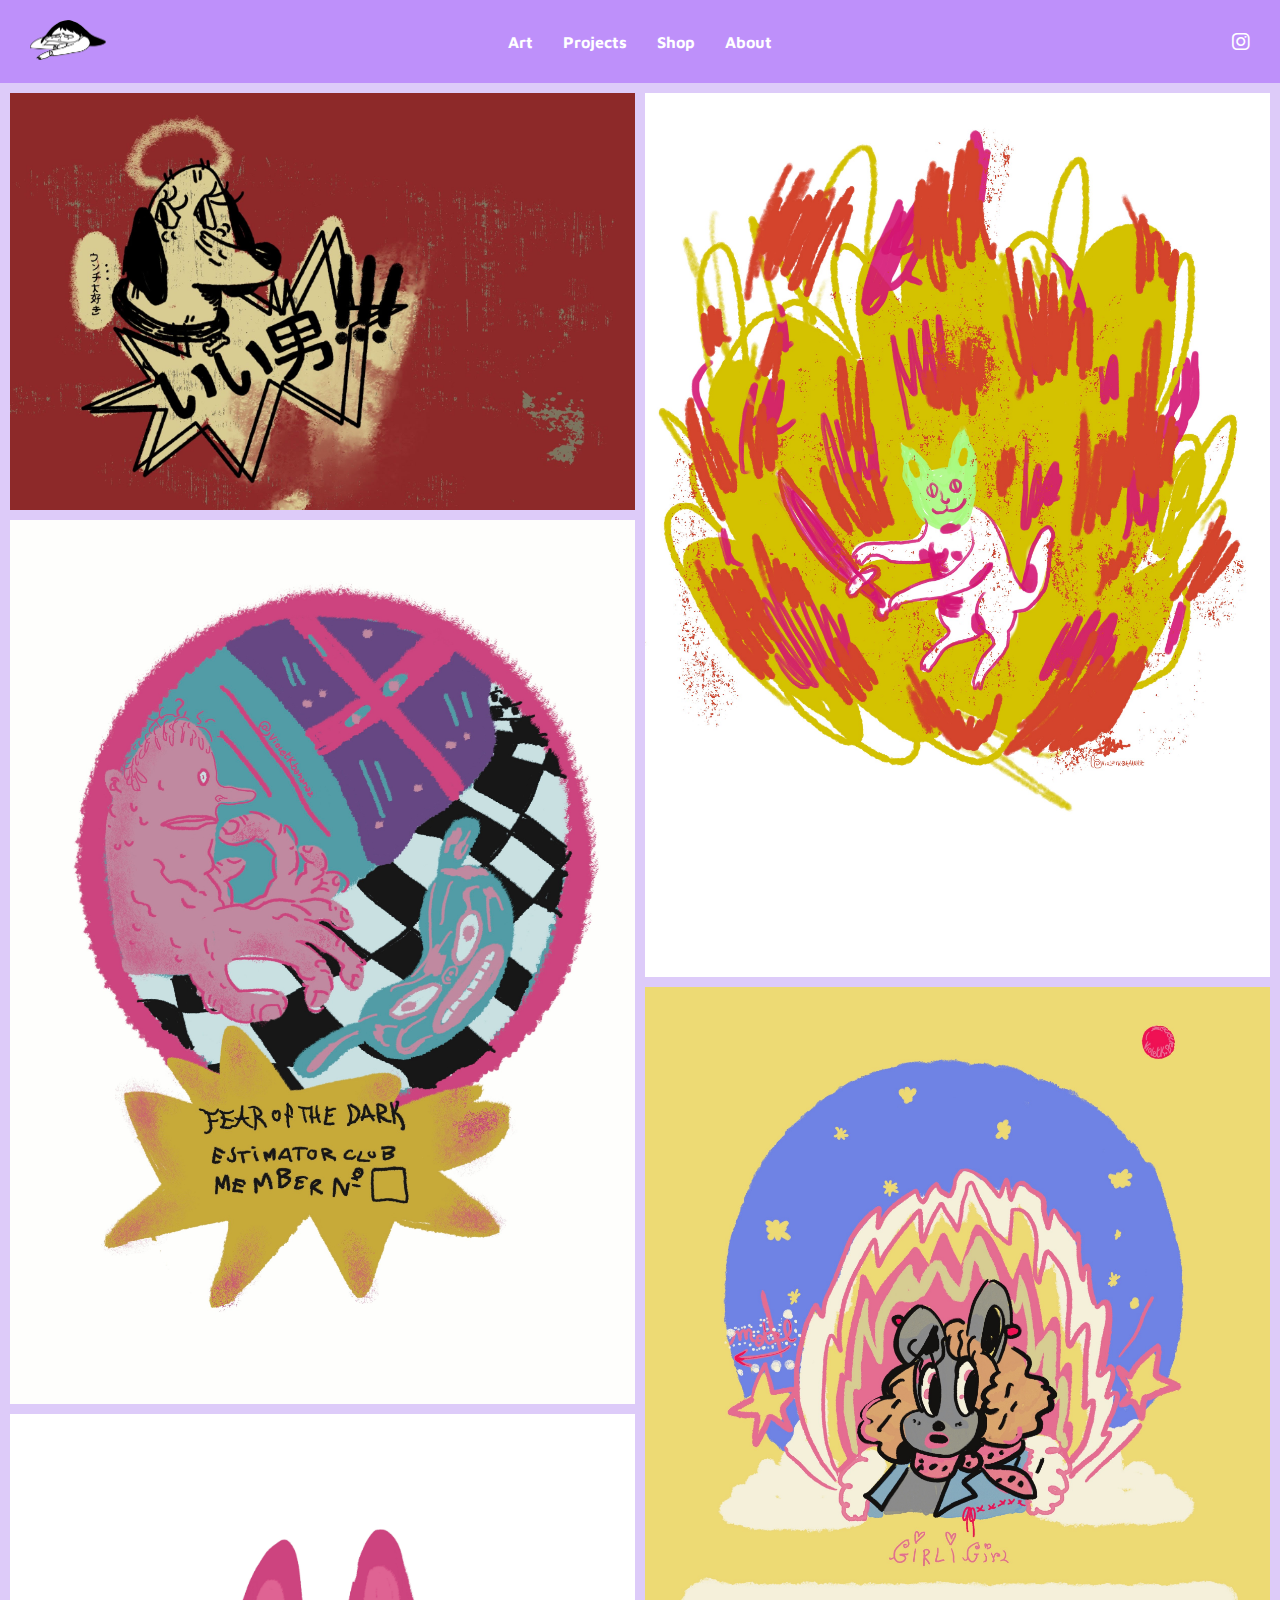
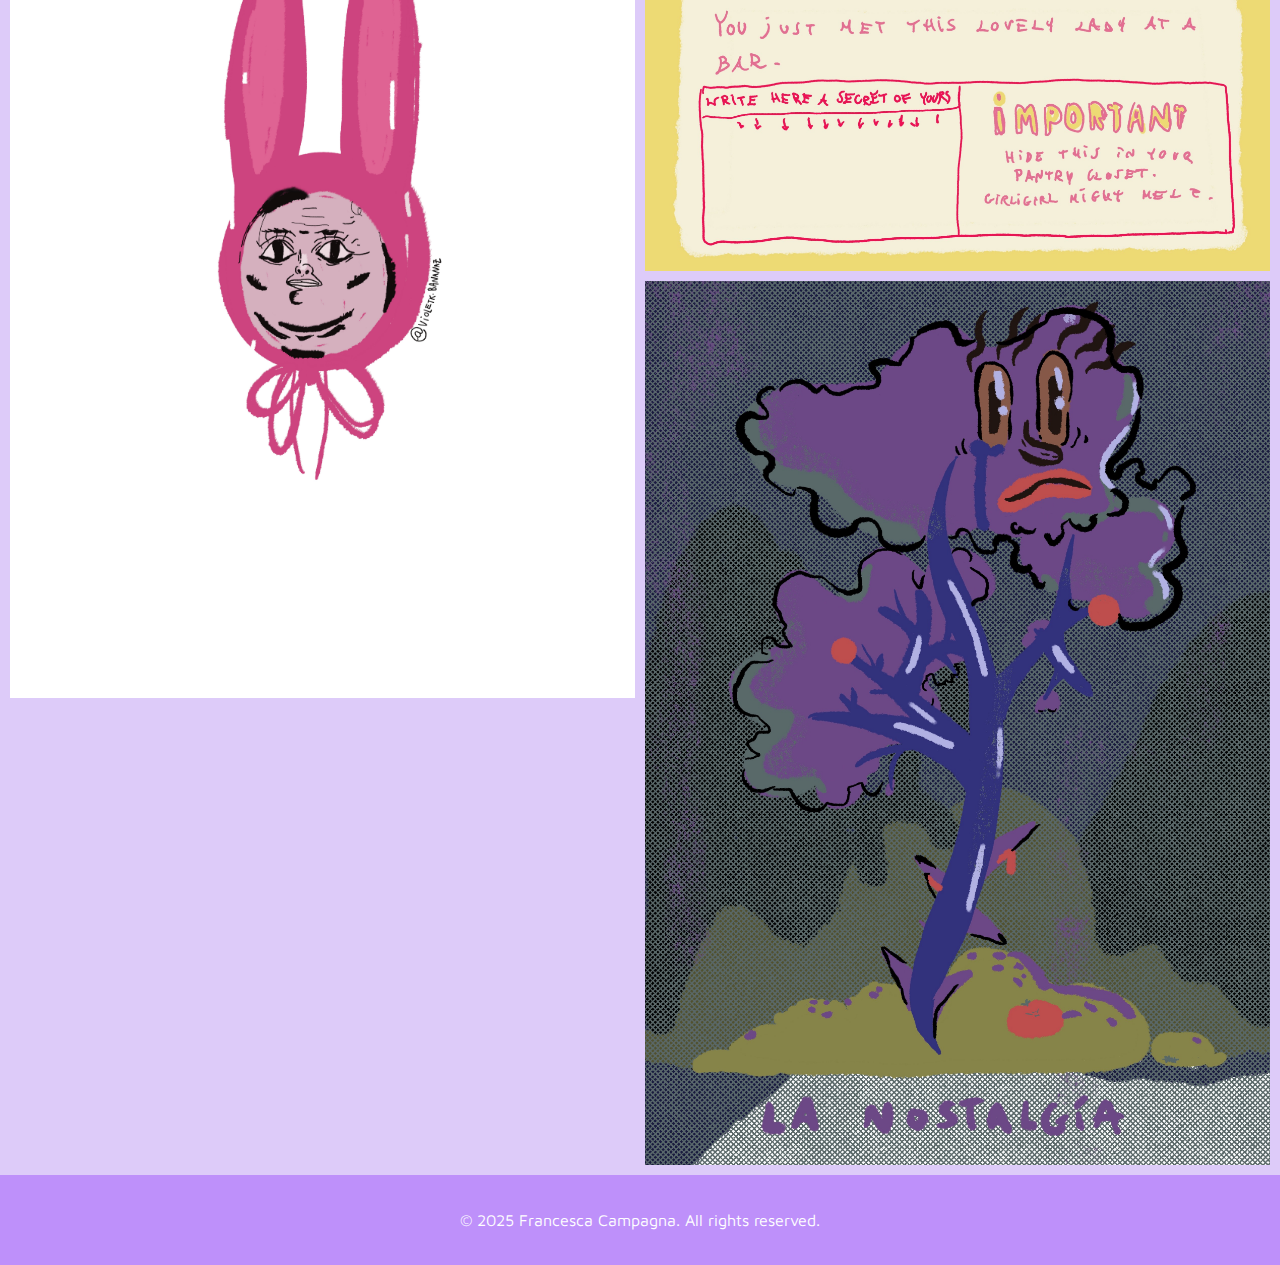
<file: index.html>
<!DOCTYPE html>
<html lang="en">
<head>
    <link href="https://fonts.googleapis.com/css2?family=Maven+Pro:wght@400;500;700;900&display=swap" rel="stylesheet">
    <link rel="stylesheet" href="https://cdnjs.cloudflare.com/ajax/libs/font-awesome/6.5.0/css/all.min.css">

  <meta charset="UTF-8" />
  <meta name="viewport" content="width=device-width, initial-scale=1.0"/>
  <title>Francesca Violet Portfolio</title>
  <link rel="stylesheet" href="style.css" />
</head>
<body>
  <header>
    <nav>
        <div class="nav-left">
            <a href="home.html">
                <img src="kikkalogo.png" alt="Kikka Logo" class="logo" />
              </a>
        </div> <!--logo-->
      <ul class="nav-links">
        <li><a href="#">Art</a></li>
        <li><a href="#">Projects</a></li>
        <li><a href="#">Shop</a></li>
        <li><a href="#">About</a></li>
      </ul>
      <div class="social-icons">
        <a href="https://www.instagram.com/violetk.bananaz/" target="_blank" aria-label="Instagram">
          <i class="fab fa-instagram"></i>
        </a>
      </div>
    </nav>
  </header>

  <main>
    <section class="gallery">
      <div class="gallery-item">
        <img src="artwork1.jpg" alt="Artwork 1" />

      </div>
      <div class="gallery-item">
        <img src="IMG_2017.jpeg" alt="Artwork 2" />

      </div>
      <div class="gallery-item">
        <img src="IMG_2020.jpeg" alt="Artwork 3" />

      </div>
      <div class="gallery-item">
        <img src="IMG_2025.png" alt="Artwork 4" />

      </div>
      <div class="gallery-item">
        <img src="IMG_2046.jpeg" alt="Artwork 5" />

      </div>
      <div class="gallery-item">
        <img src="IMG_2089.jpeg" alt="Artwork 6" />

      </div>
    </section>
  </main>

  <footer>
    <p>&copy; 2025 Francesca Campagna. All rights reserved.</p>
  </footer>
</body>
</html>
</file>
<file: style.css>
/* styles.css - Violet theme */

body {
    margin: 0;
    font-family: 'Maven Pro', sans-serif;
    background-color: #ddcbf9;
    color: #3a2e56;
  }
  
  header {
    background-color: #be90fa;
    padding: 20px 0;
  }
  
  nav {
    display: flex;
    align-items: center;
    justify-content: space-between;
    padding: 0 30px;
  }
  
  .nav-left {
    flex: 1;
  }

  .logo {
    height: 40px;
    width: auto;
  }
  

  .nav-links {
    list-style: none;
    display: flex;
    justify-content: center;
    gap: 30px;
    margin: 0;
    padding: 0;
    flex: 1;
  }
  
  .nav-links li a {
    text-decoration: none;
    color: #ffffff;
    font-weight: bold;
    transition: color 0.3s;
  }
  
  .nav-links li a:hover {
    color: #d1b3ff;
  }
  
  .social-icons {
    display: flex;
    justify-content: flex-end;
    align-items: center;
    flex: 1;
  }
  
  .social-icons a {
    color: #fff;
    font-size: 20px;
    text-decoration: none;
    margin-left: 20px;
    transition: color 0.3s;
  }
  
  .social-icons a:hover {
    color: #d1b3ff;
  }
  
  .hero {
    text-align: center;
    padding: 100px 20px;
    background-color: #ddcbf9;
    color: #3a2e56;
  }
  
  .gallery {
    column-count: 2;
    column-gap: 10px;
    padding: 10px;
  }
    
  .gallery-item {
    break-inside: avoid;
    margin-bottom: 10px;
  }
  
  .gallery-item img {
    width: 100%;
    height: auto;
    display: block;
  }
  
  
  footer {
    text-align: center;
    padding: 20px;
    background-color: #be90fa;
    color: white;
  }
</file>
